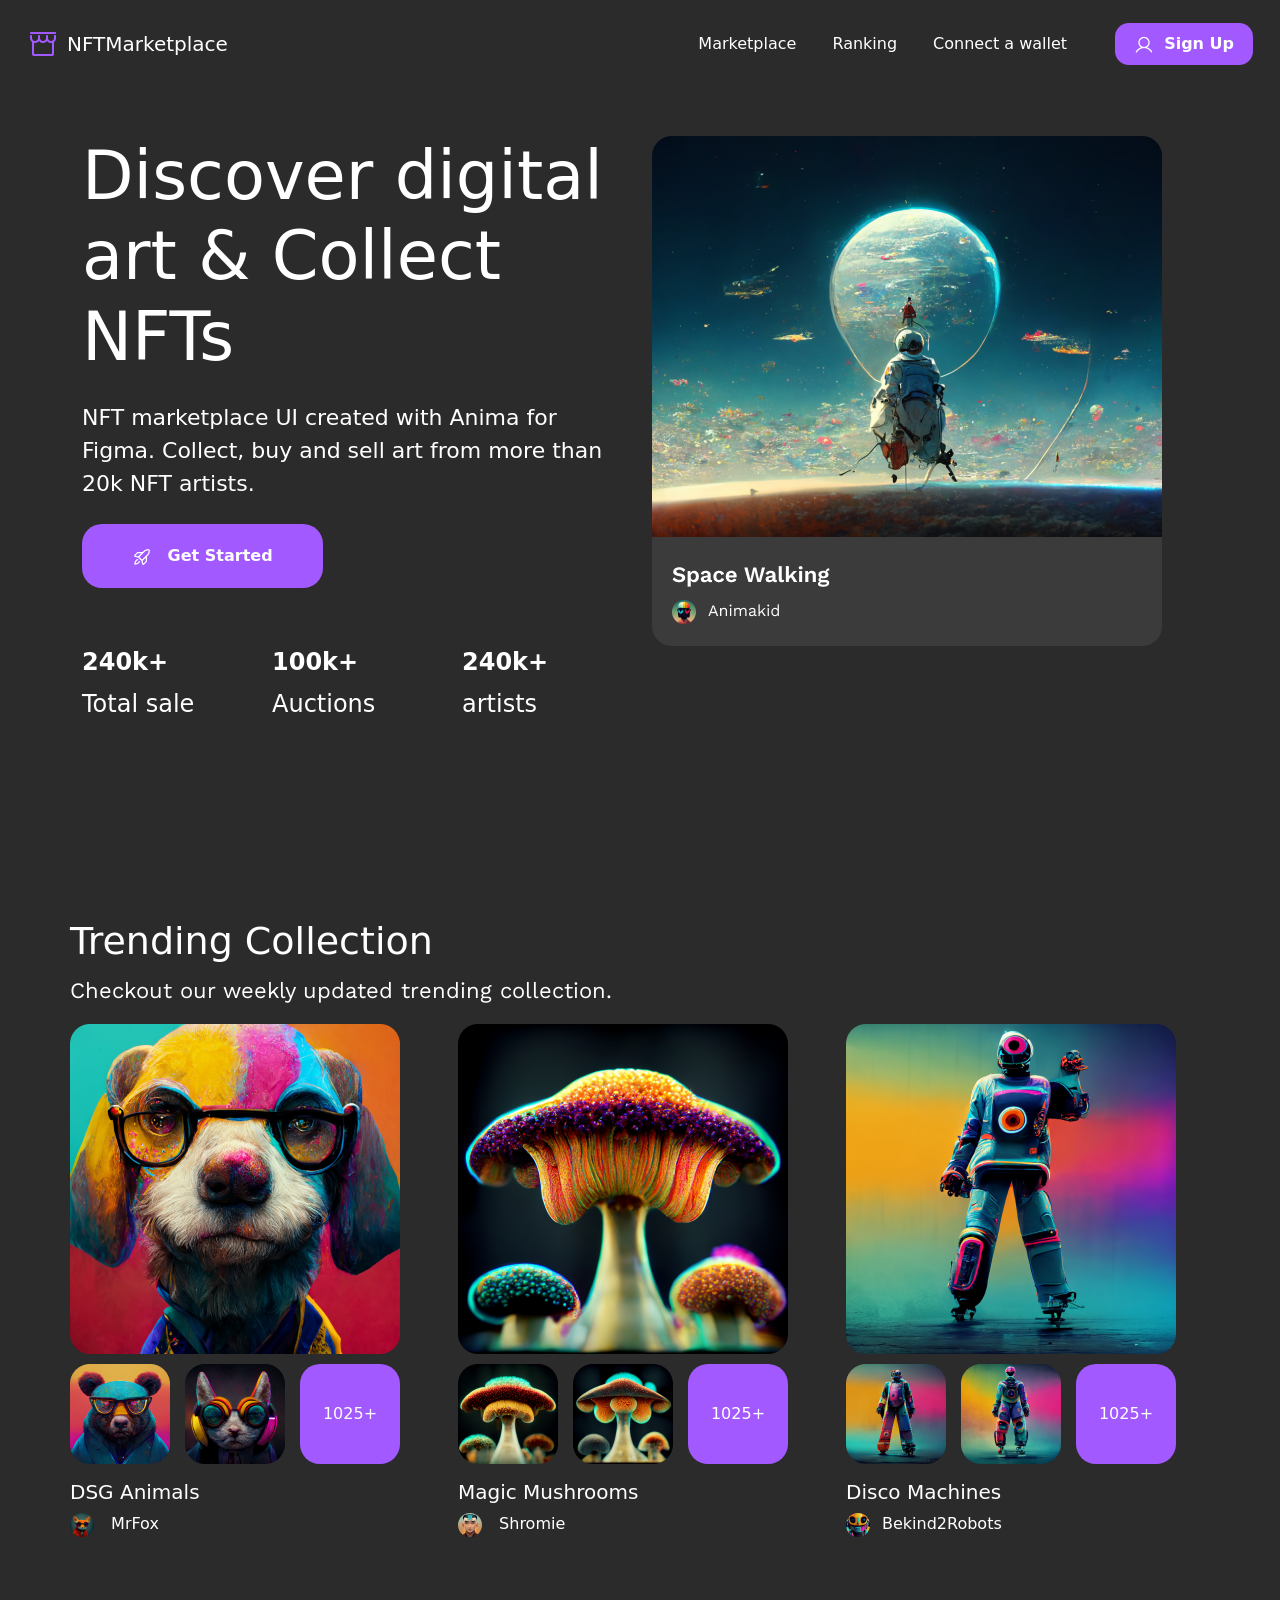
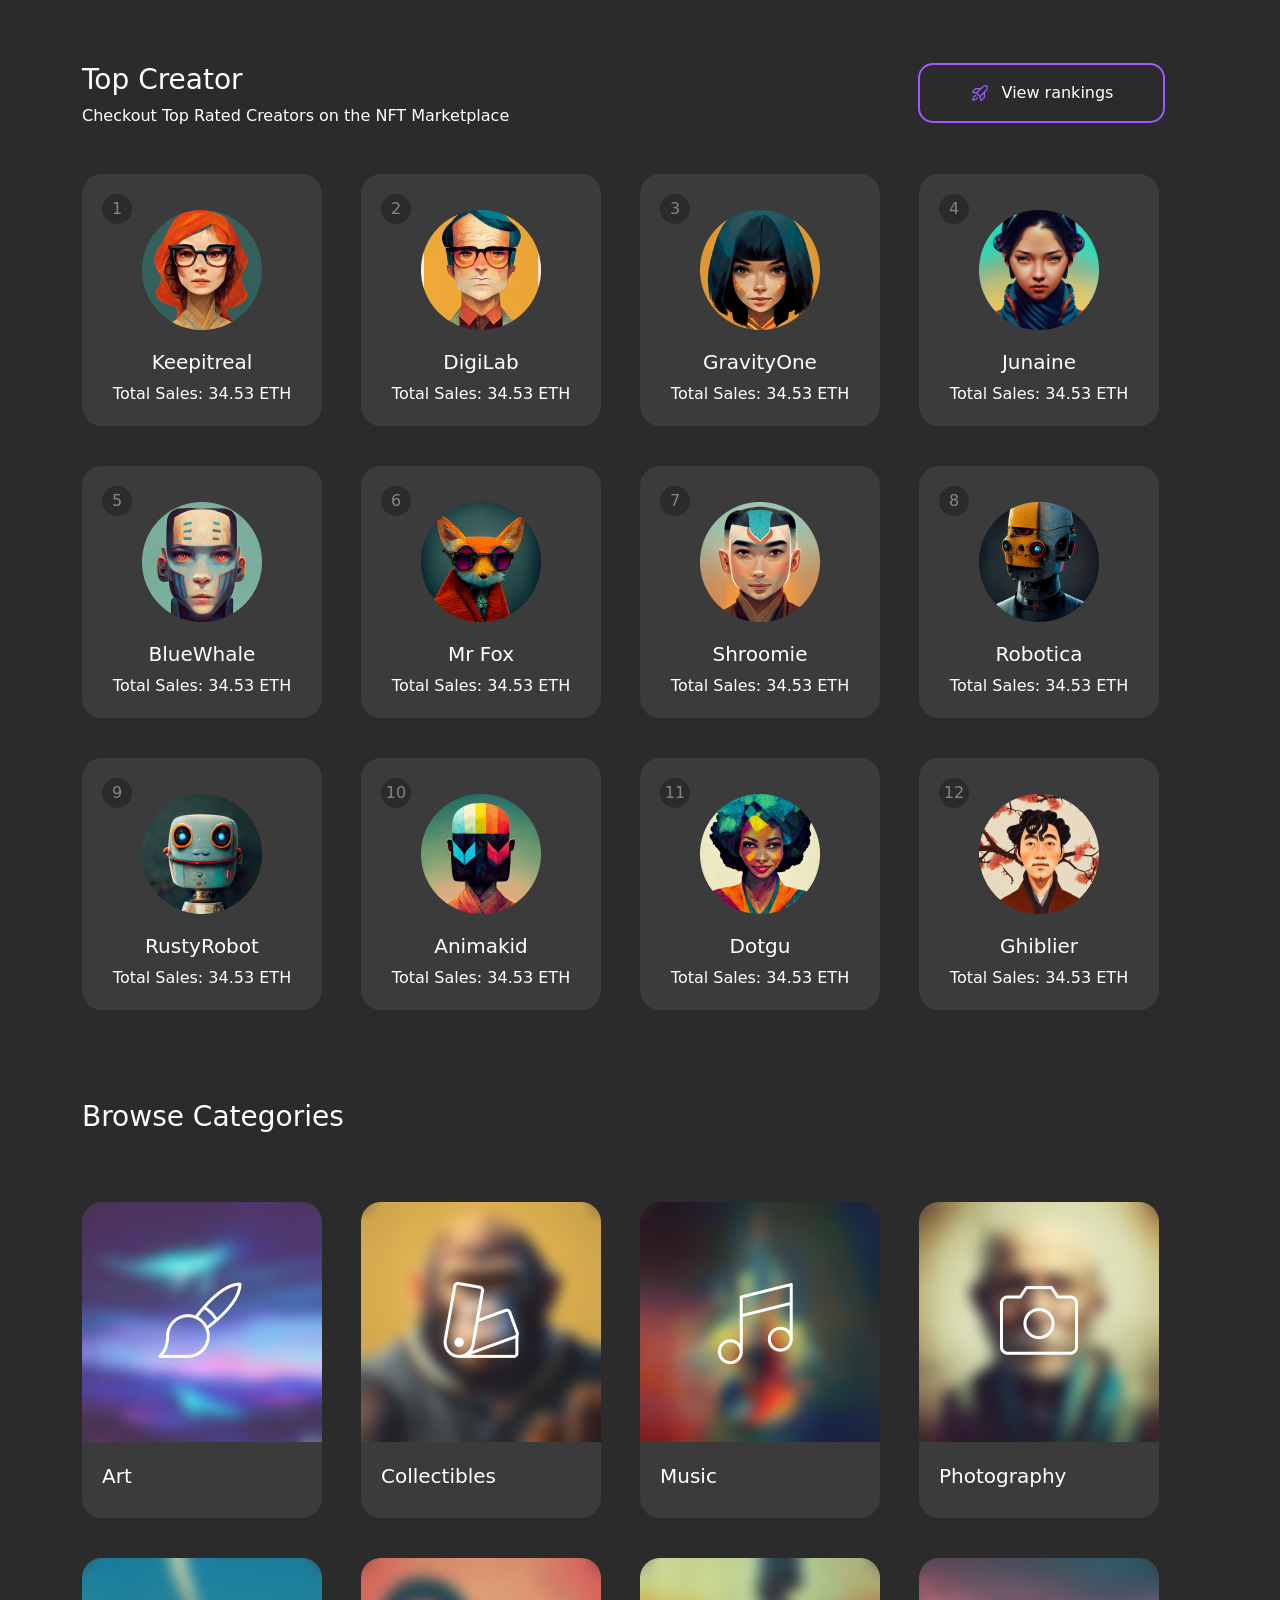
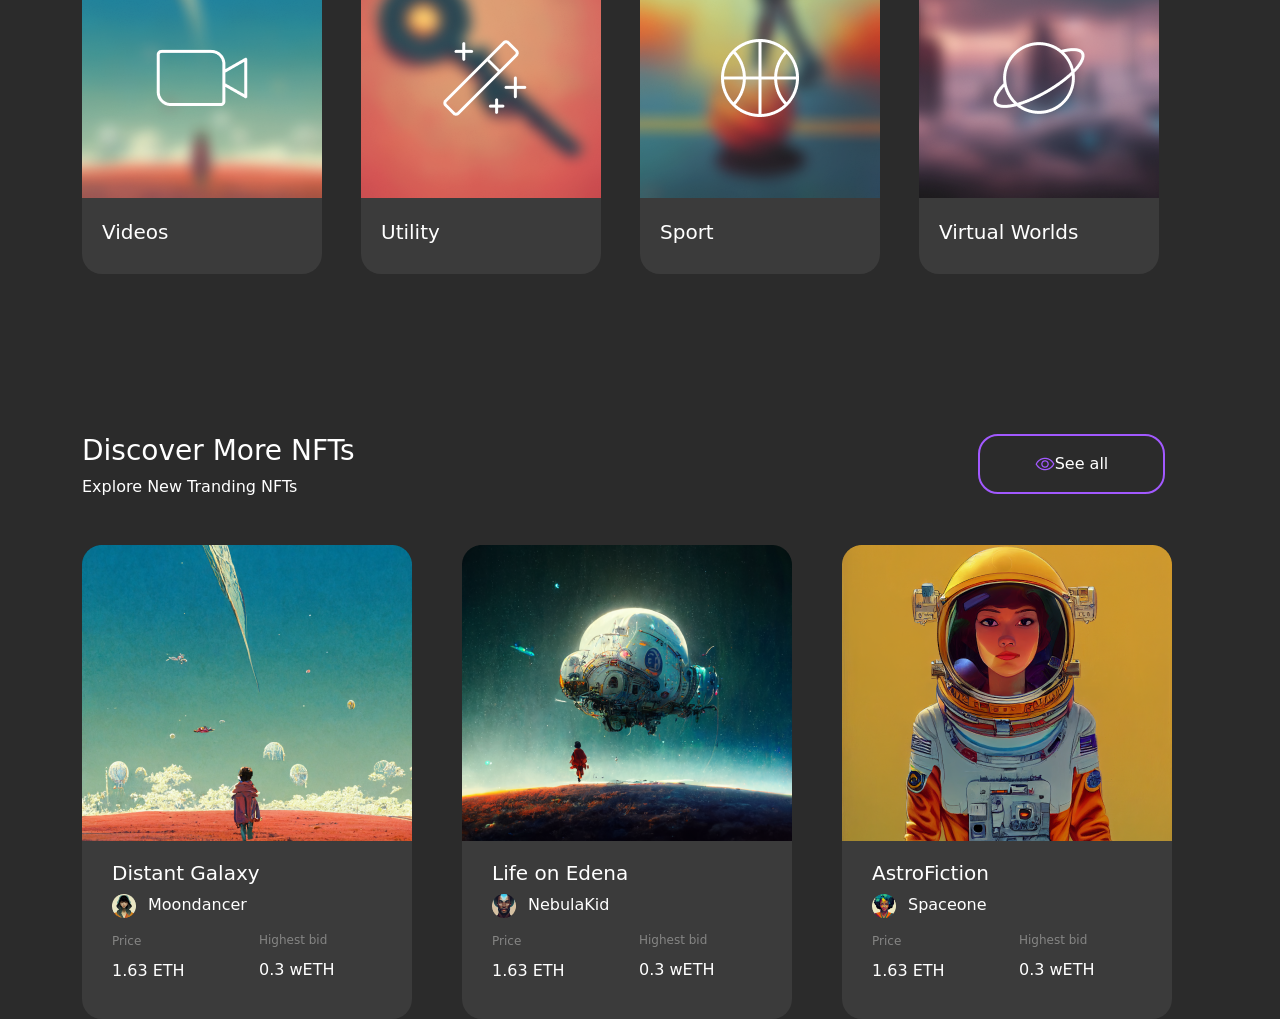
<file: index.html>
<!DOCTYPE html>
<html lang="en">
    <head>
        <meta charset="UTF-8" />
        <meta name="viewport" content="width=device-width, initial-scale=1.0" />
        <link rel="icon" href="asset/images/Storefront.png">
        <title>NFT - Landing Page</title>
        <link rel="stylesheet" href="asset/css/bootstrap.min.css" />
        <link rel="stylesheet" href="asset/css/style.css"/>
        <link rel="preconnect" href="https://fonts.googleapis.com" />
        <link rel="preconnect" href="https://fonts.gstatic.com" crossorigin />
        <link
            href="https://fonts.googleapis.com/css2?family=Work+Sans:ital,wght@0,100;0,200;0,300;0,400;0,500;0,600;0,700;0,800;0,900;1,100;1,200;1,300;1,400;1,500;1,600;1,700;1,800;1,900&display=swap"
            rel="stylesheet"
        />
    </head>
    <body>
        <!-- Navbar -->
        <nav class="navbar navbar-expand-lg bg-body-tertiary sticky-top">
            <div class="container-navbar container">
                <a class="navbar-brand d-flex align-items-center" href="#">
                    <img src="asset/images/Storefront.png" alt="" /><span class="mx-2">NFT<span>Marketplace</a>
                <button
                    class="navbar-toggler"
                    type="button"
                    data-bs-toggle="collapse"
                    data-bs-target="#navbarNavDropdown"
                    aria-controls="navbarNavDropdown"
                    aria-expanded="false"
                    aria-label="Toggle navigation"
                >
                    <span class="navbar-toggler-icon"></span>
                </button>
                <div class="collapse navbar-collapse" id="navbarNavDropdown">
                    <ul class="navbar-nav ms-auto ma">
                        <li class="nav-item">
                            <a class="nav-link" aria-current="page" href="#"
                                >Marketplace</a>
                        </li>
                        <li class="nav-item">
                            <a class="nav-link" href="#">Ranking</a>
                        </li>
                        <li class="nav-item">
                            <a class="nav-link" href="#">Connect a wallet</a>
                        </li>
                    </ul>
                    <button class="button-primary">
                        <img src="asset/images/User.png" alt="" />Sign Up
                    </button>
                </div>
            </div>
        </nav>
        <!-- End Navbar -->

        <!-- Hero Section -->
        <section class="hero-section pt-5">
            <div class="container">
                <div class="row">
                    <div class="col-lg-6 col-12">
                        <div class="hero-text-wrapper mb-4">
                            <h1 class="hero-text-title mb-4">
                                Discover digital art & Collect NFTs
                            </h1>
                            <p class="hero-text-paragraf">
                                NFT marketplace UI created with Anima for Figma.
                                Collect, buy and sell art from more than 20k NFT
                                artists.
                            </p>
                        </div>
                        <div class="button-hero">
                            <button class="button-primary">
                                <img src="asset/images/RocketLaunch.png" alt=""> Get Started
                            </button>
                        </div>
                        <div class="accumulation row" style="padding-bottom: 100px; padding-top: 30px;">
                             
                                <div class="col-lg-4 accumulations">
                                    <h4>240k+</h4>
                                    <p>Total sale</p>
                                </div>
                                <div class="col-lg-4 accumulations">
                                    <h4>100k+</h4>
                                    <p>Auctions</p>
                                </div>
                                <div class="col-lg-4 accumulations">
                                    <h4>240k+</h4>
                                    <p>artists</p>
                                </div>
                    
                        </div>
                    </div>
                    <div class="col-lg-6 col-12">
                        <img src="asset/images/Highlighted NFT.png" alt="">
                    </div>
                </div>
            </div>
        </section>
        <!-- End Hero Section -->

        <!-- Start Treding Collection -->
        <section>
            <div class="container cards">
                <div>
                    <h3 style="font-size: 38px;">Trending Collection</h3>
                    <p style="line-height: 35.2px; font-family: work sans; font-size: 22px;">Checkout our weekly updated trending collection.</p>
                </div>

                <div class="row">
                  <div class="col-lg-4 col-sm-6">
                    <img src="asset/images/Primary Photo Placeholder.png" alt="">
                    <div class="parent-more row-lg-4">
                        <img src="asset/images/Secondary Photo Placeholder-1.png" alt="">
                        <img src="asset/images/Secondary Photo Placeholder.png" alt="">
                        <p class="more">1025+</p>
                    </div>
                    <div class="profile">
                        <h5>DSG Animals</h5>
                        <p><img src="asset/images/Avatar Placeholder.png" alt=""> MrFox</p>
                    </div>
                  </div>

                  <div class="col-lg-4 col-sm-6">
                    <img src="asset/images/card 2/Primary Photo Placeholder.png" alt="">
                    <div class="parent-more row-lg-4">
                        <img src="asset/images/card 2/Secondary Photo Placeholder(1).png" alt="">
                        <img src="asset/images/card 2/Secondary Photo Placeholder.png" alt="">
                        <p class="more">1025+</p>
                    </div>
                    <div class="profile">
                        <h5>Magic Mushrooms</h5>
                        <p><img src="asset/images/card 2/Avatar Placeholder.png" alt=""> Shromie</p>
                    </div>
                </div>
                
                <div class="col-lg-4">
                    <img src="asset/images/card 3/Primary Photo Placeholder.png" alt="">
                    <div class="parent-more row-lg-4">
                        <img src="asset/images/card 3/Secondary Photo Placeholder-1.png" alt="">
                        <img src="asset/images/card 3/Secondary Photo Placeholder.png" alt="">
                        <p class="more">1025+</p>
                    </div>
                    <div class="profile">
                        <h5>Disco Machines</h5>
                        <p><img src="asset/images/card 3/Avatar Placeholder.png" alt="">Bekind2Robots</p>
                    </div>
                </div>
            </div>
        </div>  
        </section>
            <!-- End Trending Collection -->

            <!-- Start Top Creator -->
            <section>
                <div class="container top-creator">
                    <div class="row d-flex" style="padding-bottom: 30px; padding-top: 30px;">
                        <div class="col-lg-6">
                        <h3>Top Creator</h3>
                        <p>Checkout Top Rated Creators on the NFT Marketplace</p>
                    </div>
                    <div class="col-lg-6 position-top-creator">
                        <button class="button-topcreator">
                            <img src="asset/images/RocketLaunch(1).png" alt="">View rankings
                        </button>
                    </div>    
                    </div>

                    <div class="avatar-top-creator">
                        <div class="row-lg-4">
                            <div class="container-card d-flex">
                            <div class="col-lg-3">
                                <div class="card-avatar">
                                    <p class="number">1</p>
                                    <img src="asset/images/avatar-top-creator/Avatar.png"  alt="">
                                         <div>
                                            <h5>Keepitreal</h5>
                                            <div class="total">
                                                <p class="d-inline">Total Sales:</p>
                                                <p class="d-inline">34.53 ETH</p>
                                            </div>
                                        </div>
                                </div>
                            </div>
                            <div class="col-lg-3">
                                <div class="card-avatar">
                                    <p class="number">2</p>
                                    <img src="asset/images/avatar-top-creator/Artist Avatar.png"  alt="">
                                         <div>
                                            <h5>DigiLab</h5>
                                            <div class="total">
                                                <p class="d-inline">Total Sales:</p>
                                                <p class="d-inline">34.53 ETH</p>
                                            </div>
                                        </div>
                                </div>
                            </div>
                            <div class="col-lg-3">
                                <div class="card-avatar">
                                    <p class="number">3</p>
                                    <img src="asset/images/avatar-top-creator/Artist Avatar-1.png"  alt="">
                                         <div>
                                            <h5>GravityOne</h5>
                                            <div class="total">
                                                <p class="d-inline">Total Sales:</p>
                                                <p class="d-inline">34.53 ETH</p>
                                            </div>
                                        </div>
                                </div>
                            </div>
                            <div class="col-lg-3">
                                <div class="card-avatar">
                                    <p class="number">4</p>
                                    <img src="asset/images/avatar-top-creator/Artist Avatar-2.png"  alt="">
                                         <div>
                                            <h5>Junaine</h5>
                                            <div class="total">
                                                <p class="d-inline">Total Sales:</p>
                                                <p class="d-inline">34.53 ETH</p>
                                            </div>
                                        </div>
                                </div>
                            </div>
                        </div>
                        </div>
                        <div class="row-lg-4">
                            <div class="container-card d-flex">
                            <div class="col-lg-3">
                                <div class="card-avatar">
                                    <p class="number">5</p>
                                    <img src="asset/images/avatar-top-creator/Artist Avatar-3.png"  alt="">
                                         <div>
                                            <h5>BlueWhale</h5>
                                            <div class="total">
                                                <p class="d-inline">Total Sales:</p>
                                                <p class="d-inline">34.53 ETH</p>
                                            </div>
                                        </div>
                                </div>
                            </div>
                            <div class="col-lg-3">
                                <div class="card-avatar">
                                    <p class="number">6</p>
                                    <img src="asset/images/avatar-top-creator/Artist Avatar-4.png"  alt="">
                                         <div>
                                            <h5>Mr Fox</h5>
                                            <div class="total">
                                                <p class="d-inline">Total Sales:</p>
                                                <p class="d-inline">34.53 ETH</p>
                                            </div>
                                        </div>
                                </div>
                            </div>
                            <div class="col-lg-3">
                                <div class="card-avatar">
                                    <p class="number">7</p>
                                    <img src="asset/images/avatar-top-creator/Artist Avatar-5.png"  alt="">
                                         <div>
                                            <h5>Shroomie</h5>
                                            <div class="total">
                                                <p class="d-inline">Total Sales:</p>
                                                <p class="d-inline">34.53 ETH</p>
                                            </div>
                                        </div>
                                </div>
                            </div>
                            <div class="col-lg-3">
                                <div class="card-avatar">
                                    <p class="number">8</p>
                                    <img src="asset/images/avatar-top-creator/Artist Avatar-6.png"  alt="">
                                         <div>
                                            <h5>Robotica</h5>
                                            <div class="total">
                                                <p class="d-inline">Total Sales:</p>
                                                <p class="d-inline">34.53 ETH</p>
                                            </div>
                                        </div>
                                </div>
                            </div>
                        </div>
                        </div>
                        <div class="row-lg-4">
                            <div class="container-card-number d-flex">
                            <div class="col-lg-3">
                                <div class="card-avatar">
                                    <p class="number">9</p>
                                    <img src="asset/images/avatar-top-creator/Artist Avatar-7.png"  alt="">
                                         <div>
                                            <h5>RustyRobot</h5>
                                            <div class="total">
                                                <p class="d-inline">Total Sales:</p>
                                                <p class="d-inline">34.53 ETH</p>
                                            </div>
                                        </div>
                                </div>
                            </div>
                            <div class="col-lg-3">
                                <div class="card-avatar">
                                    <p class="number">10</p>
                                    <img src="asset/images/avatar-top-creator/Artist Avatar-8.png"  alt="">
                                         <div>
                                            <h5>Animakid</h5>
                                            <div class="total">
                                                <p class="d-inline">Total Sales:</p>
                                                <p class="d-inline">34.53 ETH</p>
                                            </div>
                                        </div>
                                </div>
                            </div>
                            <div class="col-lg-3">
                                <div class="card-avatar">
                                    <p class="number">11</p>
                                    <img src="asset/images/avatar-top-creator/Artist Avatar-9.png"  alt="">
                                         <div>
                                            <h5>Dotgu</h5>
                                            <div class="total">
                                                <p class="d-inline">Total Sales:</p>
                                                <p class="d-inline">34.53 ETH</p>
                                            </div>
                                        </div>
                                </div>
                            </div>
                            <div class="col-lg-3">
                                <div class="card-avatar">
                                    <p class="number">12</p>
                                    <img src="asset/images/avatar-top-creator/Artist Avatar-10.png"  alt="">
                                         <div>
                                            <h5>Ghiblier</h5>
                                            <div class="total">
                                                <p class="d-inline">Total Sales:</p>
                                                <p class="d-inline">34.53 ETH</p>
                                            </div>
                                        </div>
                                </div>
                            </div>
                        </div>
                        </div>
                    </div>
                </div>
            </section>
            <!-- End Top Creator -->

            <!-- Start Browse Categori -->
                <section>
                    <div class="container browse-categories">
                        <div class="row d-flex" style="padding-bottom: 30px; padding-top: 30px;">
                            <h3>Browse Categories</h3>

                            <div class="row">

                                <div class="container-card d-flex">
                                <div class="col-lg-3">
                                    <img src="asset/images/Browse Categories/Photo & Icon 1.png" alt="">
                                    <div class="Categories-name">
                                        <h5>Art</h5>
                                    </div>
                                </div>
                                <div class="col-lg-3">
                                    <img src="asset/images/Browse Categories/Category Icon 2.png" alt="">
                                    <div class="Categories-name">
                                        <h5>Collectibles</h5>
                                    </div>
                                </div>
                                <div class="col-lg-3">
                                    <img src="asset/images/Browse Categories/Category Icon 3.png" alt="">
                                    <div class="Categories-name">
                                        <h5>Music</h5>
                                    </div>
                                </div>
                                <div class="col-lg-3">
                                    <img src="asset/images/Browse Categories/Photo & Icon 4.png" alt="">
                                    <div class="Categories-name">
                                        <h5>Photography</h5>
                                    </div>
                                </div>
                            </div>
                                
                                
                            <div class="container-card d-flex">
                                <div class="col-lg-3">
                                    <img src="asset/images/Browse Categories/Photo & Icon 5.png" alt="">
                                    <div class="Categories-name">
                                        <h5>Videos</h5>
                                    </div>
                                </div>
                                <div class="col-lg-3">
                                    <img src="asset/images/Browse Categories/Photo & Icon 6.png" alt="">
                                    <div class="Categories-name">
                                        <h5>Utility</h5>
                                    </div>
                                </div>
                                <div class="col-lg-3">
                                    <img src="asset/images/Browse Categories/Photo & Icon 7.png" alt="">
                                    <div class="Categories-name">
                                        <h5>Sport</h5>
                                    </div>
                                </div>
                                <div class="col-lg-3">
                                    <img src="asset/images/Browse Categories/Category Icon 8.png" alt="">
                                    <div class="Categories-name">
                                        <h5>Virtual Worlds</h5>
                                    </div>
                                </div>
                            </div>                            
                </section>
            <!-- End Browse Categori -->

            <!-- Start Discover More NFTs -->
                <section class="container">
                    <div class="discover-more-nfts">
                        <div class="row d-flex" style="padding-bottom: 30px; padding-top: 30px;">
                            <div class="col-lg-6">
                            <h3>Discover More NFTs</h3>
                            <p>Explore New Tranding NFTs</p>
                        </div>
                        <div class="col-lg-6 position-button-discovermorenfts">
                            <button class="button-discovermorenfts">
                                <img src="asset/images/Eye.png" alt="">See all</button>
                        </div>    
                        </div>
                    </div>

                    <div class="row">
                        <div class="col-lg-4">
                            <img src="asset/images/discover-more-nfts/Image-1.png" alt="">
                            <div class="DistantGalaxy">
                                <h5>Distant Galaxy</h5>
                                <p><img class="DistantGalaxyImg" src="asset/images/discover-more-nfts/Avatar.png" alt="">Moondancer</p>
                                <div class="row">
                                    <div class="col-lg-6" style="line-height: 14.2px;">
                                        <p style="font-size: 12px; font-weight: 400; color: #858584">Price</p>
                                        <p style="font-weight: 400; font-size: 16px;">1.63 ETH</p>
                                    </div>
                                    <div class="col-lg-6" style="line-height: 13.2px;">
                                        <p style="font-size: 12px; font-weight: 400; color: #858584;">Highest bid</p>
                                        <p style="font-weight: 400; font-size: 16px;">0.3 wETH</p>
                                    </div>
                                </div>
                            </div>
                        </div>
                        <div class="col-lg-4">
                            <img src="asset/images/discover-more-nfts/Image.png" alt="">
                            <div class="DistantGalaxy">
                                <h5>Life on Edena</h5>
                                <p><img class="DistantGalaxyImg" src="asset/images/discover-more-nfts/Avatar2.png" alt="">NebulaKid</p>
                                <div class="row">
                                    <div class="col-lg-6" style="line-height: 14.2px;">
                                        <p style="font-size: 12px; font-weight: 400; color: #858584">Price</p>
                                        <p style="font-weight: 400; font-size: 16px;">1.63 ETH</p>
                                    </div>
                                    <div class="col-lg-6" style="line-height: 13.2px;">
                                        <p style="font-size: 12px; font-weight: 400; color: #858584;">Highest bid</p>
                                        <p style="font-weight: 400; font-size: 16px;">0.3 wETH</p>
                                    </div>
                                </div>
                            </div>
                        </div>
                        <div class="col-lg-4">
                            <img src="asset/images/discover-more-nfts/Image-2.png" alt="">
                            <div class="DistantGalaxy">
                                <h5>AstroFiction</h5>
                                <p><img class="DistantGalaxyImg" src="asset/images/discover-more-nfts/Avatar3.png" alt="">Spaceone</p>
                                <div class="row">
                                    <div class="col-lg-6" style="line-height: 14.2px;">
                                        <p style="font-size: 12px; font-weight: 400; color: #858584">Price</p>
                                        <p style="font-weight: 400; font-size: 16px;">1.63 ETH</p>
                                    </div>
                                    <div class="col-lg-6" style="line-height: 13.2px;">
                                        <p style="font-size: 12px; font-weight: 400; color: #858584;">Highest bid</p>
                                        <p style="font-weight: 400; font-size: 16px;">0.3 wETH</p>
                                    </div>
                                </div>
                            </div>
                        </div>
                    </div>
                </section>
            <!-- End Discover More NFTs -->
                    
                    
                    
        <script src="asset/js/bootstrap.bundle.js"></script>
    </body>
</html>
</file>
<file: asset/css/style.css>
:root {
    --primary-bg: #2B2B2B;
    --secondary-bg: #3B3B3B;
    --btn-primary: #A259FF;
    --btn-secondary: #FFFFFF;
    --primary-text: #FFFFFF;
    --secondary-text:#858584;
}

h1, h2, h3, h4, h5, h6, p{
    color: var(--primary-text);
}

.button-primary{
    background-color: var(--btn-primary);
    color: var(--primary-text);
    padding:  9px 19px;
    border-radius: 14px;
    border: none;
    font-weight: 600;
    font-size: 16px;
}
.button-hero .button-primary{
    padding: 20px 50px 20px 50px;
    border-radius: 20px;
}

.accumulation{
    margin-top: 30px;
}

.accumulation h4{
    font-weight: 700;
    font-size: 24px;
}

.accumulation p{
    font-size: 24px;
    font-weight: 400;
    line-height: 38.38px;
}

body{
    background-color: var(--primary-bg);
    color: var(--primary-text);
}

.button-primary img{
    margin-right: 10px;
}

.navbar-nav, li.nav-item{
    margin-right: 20px;
}


.navbar{
    background-color: var(--primary-bg) !important;
}

.container-navbar{
    margin: 15px;
}

.navbar-brand, .navbar-brand:hover, .nav-link:focus, .nav-link:hover, li.nav-item a {
    color: var(--primary-text);
}

.hero-text-title {
    font-size: 67px;
}

.hero-text-paragraf {
    font-size: 22px;
}

body h1{
    size: 67px;
}

.cards{
    padding: 80px 0 80px 0;
}

.more {
    background-color: var(--btn-primary);
    width: 100px;
    height: 100px;
    border-radius: 20px;
    display: flex;
    justify-content: center;
    align-items: center;
}

.parent-more{
    display: flex;
    width: 330px;
    justify-content: space-between;
    padding-top: 10px;
}

.parent-more img{
    width: 100px;
    height: 100px;
}

.profile p img{
    padding-right: 12px;
}

.navbar-toggler{
    border-color: var(--btn-primary);
}

.top-creator .button-topcreator{
    border-radius: 15px;
    border: 2px #A259FF solid;
    background-color: var(--primary-bg);
    color: var(--btn-secondary);
    width: 247px;
}

.button-topcreator{
    width: 247px;
    height: 60px;
}

.button-topcreator img{
    padding-right: 12px;
}

.position-top-creator{
    display: flex;
    justify-content: end;
    padding-right: 45px;
}

.card-avatar{
    background-color: #3B3B3B;
    border-radius: 20px;
    padding: 20px;
    width: 240px;
}

.card-avatar .number {
    background-color: var(--primary-bg);
    width: 30px;
    height: 30px;
    border-radius: 20px;
    display: flex;
    justify-content: center;
    align-items: center;
    color: #858584;
}

.card-avatar img{
    display: block;
    margin-left: auto;
    margin-right: auto;
    padding-bottom: 20px;
    margin-top: -30px;
}

.card-avatar .total{
    text-align: center;
}

.card-avatar h5{
    text-align: center;
}

.container-card{
    padding-bottom: 40px;
}

.Categories-name{
    background-color: #3B3B3B;
    width: 240px;
    height: 76px;
    display: flex;
    align-items: center;
    padding-left: 20px;
    border-radius: 0px 00px 20px 20px;
}

.browse-categories{
    padding-top: 60px;
    padding-bottom: 60px;
}

.browse-categories h3{
    padding-bottom: 60px;
}

.browse-categories .row{
    display: contents;
}

.button-discovermorenfts{
    border-radius: 20px;
    border: 2px #A259FF solid;
    width: 187px;
    height: 60px;
    background-color: var(--primary-bg);
    color: var(--primary-text);
}


.position-button-discovermorenfts{
    display: flex;
    justify-content: end;
    padding-right: 45px;
}

.DistantGalaxy{
    padding: 20px 30px 25px 30px;
    width: 330px;
    border-radius: 0px 0px 20px 20px;
    background-color: var(--secondary-bg);
}

.DistantGalaxyImg{
    padding-right: 12px ;
}

@media(max-width: 1000px){
    .button-primary{
        width: 100%;
    }
}

@media (min-width: 1200px) {
    .container-navbar {
      max-width: 1329px;
    }
}

@media (max-width: 600px){
    .accumulation .accumulations{
        width: 150px;
    }
}

@media (max-width: 600px){
    .accumulation{
        display: flex;
        justify-content: space-between;
    }
}
</file>
